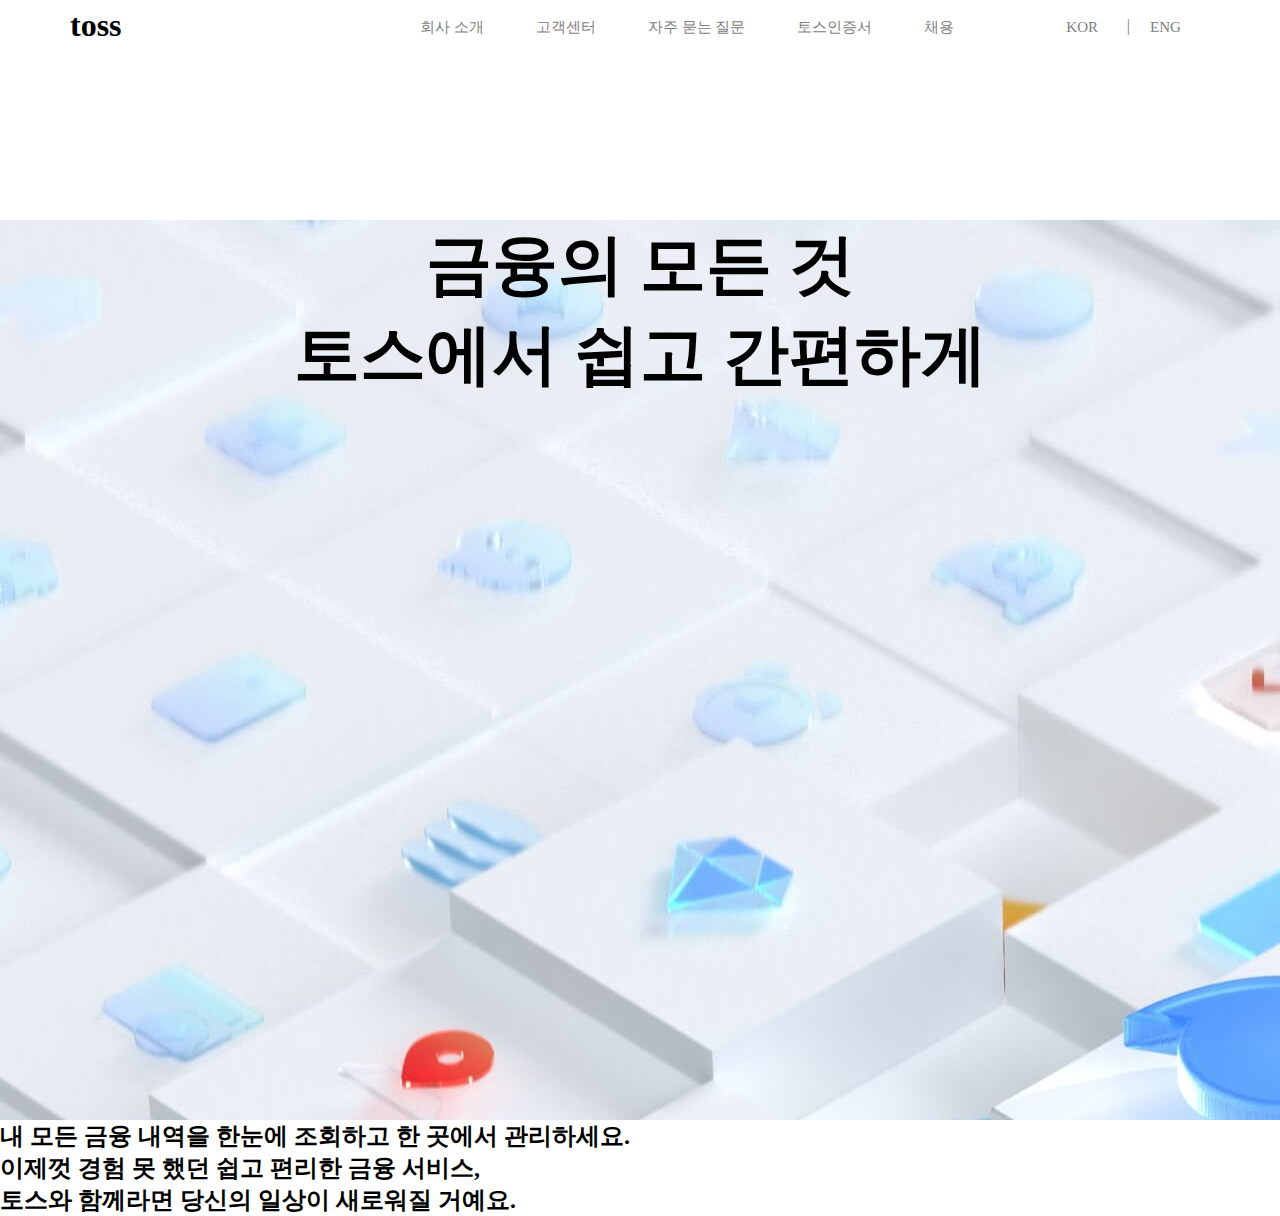
<file: toss.html>
<!DOCTYPE html>
<html lang="ko">

<head>
    <meta charset="UTF-8">
    <link rel="stylesheet" href="style.css">
    <title>NAV</title>
</head>

<body>
    <header>
        <nav>
            <div class="logo_container">
                <h1><span>toss</span></h1>
            </div>
            <ul class="nav">
                <li><a href="">회사 소개</a></li>
                <li><a href="">고객센터</a></li>
                <li><a href="">자주 묻는 질문</a></li>
                <li><a href="">토스인증서</a></li>
                <li><a href="">채용</a></li>
                <div class="nav lang">
                    <li><a href="">KOR</a></li>
                    <span class="bar">|</span>
                    <li><a href="">ENG</a></li>
                </div>
            </ul>
        </nav>
    </header>
    <main>
        <div class="first">
            <div class="content">
                <h1>금융의 모든 것 <br> 토스에서 쉽고 간편하게</h1>
            </div>
        </div>


        <h2>
            내 모든 금융 내역을 한눈에 조회하고 한 곳에서 관리하세요. <br>
            이제껏 경험 못 했던 쉽고 편리한 금융 서비스,<br>
            토스와 함께라면 당신의 일상이 새로워질 거예요.</h2>

    </main>
</body>

</html>
</file>
<file: style.css>
*{
    margin: 0;
    padding: 0;
    list-style: none;
    text-decoration: none;
}

header{
    width: 100%;
    height: 50px;
    display: block;
    background-color: white;
    border-bottom: 3px;
    border-color: black;
}

nav{
    width: 1140px;
    height: 100%;
    display: block;
    background-color: white;
    margin: 0 auto;
}

.logo_container{
    height: 100%;
    display: table;
    float: left;
}

.logo_container h1{
    color: black;
    display: table-cell;
    vertical-align: middle;
    font-weight: 200;
}

.logo_container h1 span{
    font-weight: 800;
}


.nav{
    float: right;
    height: 100%;
}

.nav li{
    height: 100%;
    display: table;
    float: left;
    padding: 2px 13px;
    font-size: 15px;
}

.nav .lang{
    padding-right: 0;
    padding-left: 60px;
}

.nav a{
    vertical-align: middle;
    display: table-cell;
    color: gray;
    height: 100%;
    width: 100%;
    padding: 0 13px;
    border-radius: 10px;
}

.nav a:hover{
    background-color: rgba(0, 0, 0, 0.052);
}

.nav .bar{
    color: gray;
    position: relative;
    right: 80px;
    top: 34%;
}


.first{
    height: 100vh;
    background-image: url(assets/toss-im-web-intro-still-start.jpeg);
}

.first .content{
    margin-top: 170px;
    align-items: center;
}


.first h1{
    width: 100%;
    font-size: 66px;
    text-align: center;

}

.first h2{
    font-size: 32px;
    text-align: center;
    font-weight: 600;
}
</file>
